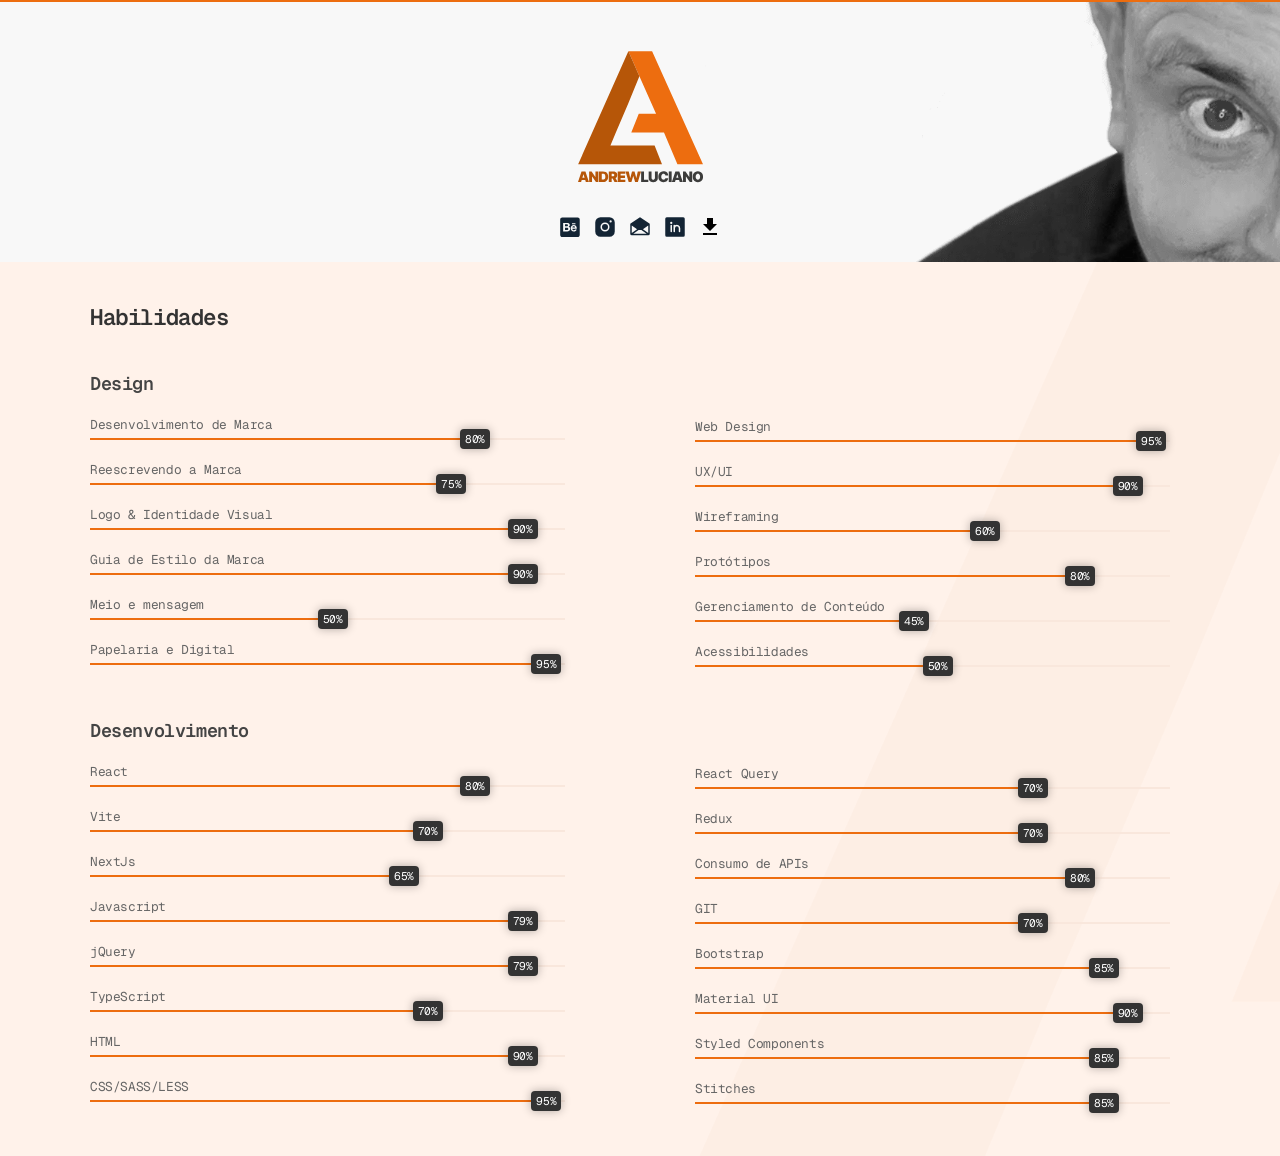
<file: index.html>
<!DOCTYPE html>
<html xmlns="http://www.w3.org/1999/xhtml">
<head>
    <meta charset="UTF-8" />
    <meta name="viewport" content="width=device-width, initial-scale=1">
    
    <link rel="icon" type="image/png" sizes="16x16" href="./imagens/favicon/favicon-16x16.png">
    
    <meta name="language" content="pt-BR">
    <meta name="robots" content="all">
    <meta name="author" content="Andrew">
    
    
    <meta name="description" content="Designer e Programador Front-End Freelancer, Criatividade Minimalista para o Seu Negócio, Apaixonado pelo designer sendo ele em qualquer area.">
    <meta name="keywords" content="Designer, Frontend (as vezes), freelancer, HTML, CSS, JavaScript, jQuery, React, TypeScript, styled Components, Stitches, MUI">
    
    <title>Andrew Luciano Designer Freelancer</title>

   <script src="js/jquery-3.7.1.min.js"></script>
   <script src="js/jquery-ui.min.js"></script>
   
   <script src="js/jquery.lazyload.min.js"></script>
   <script src="js/func.min.js"></script>

    <link rel="stylesheet" type="text/css" media="all" href="./css/estilo.css" />
    
    
    
    <!-- Google Tag Manager -->
    <script>(function(w,d,s,l,i){w[l]=w[l]||[];w[l].push({'gtm.start':
        new Date().getTime(),event:'gtm.js'});var f=d.getElementsByTagName(s)[0],
        j=d.createElement(s),dl=l!='dataLayer'?'&l='+l:'';j.async=true;j.src=
'https://www.googletagmanager.com/gtm.js?id='+i+dl;f.parentNode.insertBefore(j,f);
    })(window,document,'script','dataLayer','GTM-T4LRMN72');</script>
    <!-- End Google Tag Manager -->
    
</head>

<body>
    <div id="root">
        <section class="c-iUYKal">
            <!-- <div class="conteudo flexDirectionRow"> -->
            
                <div class="AreaTexto">
                    <a href="./">
                        <h1 alt="Logo Andrew Luciano Designer"  Title="Logo Andrew Luciano Designer">
                            <img src="./imagens/logo-andrew.svg" alt="Logo Andrew Luciano Designer" width="100"   Title="Logo Andrew Luciano Designer">
                        </h1>
                    </a>
                    <div class="imgEu euMobile">
                        <picture>
                            <img src="./imagens/eu-3-mobile.png" alt="Minha foto pessoal olhando fixamente para você!" title="Andrew Luciano">
                        </picture>
                    </div>  
                    <!-- <h2>Designer</h2>
                    <h3> Criatividade Minimalista</h3> -->
                    <!-- <p>
                        Apaixonado por design minimalista e desenvolvimento web. Trabalho com empresas de pequeno e médio porte para impulsionar sua marca online com soluções criativas e eficientes.
                    </p> -->
                    
<!--                     
                    <p><strong>Formação</strong><br />
                        <strong><span>2006 - Gestão em Marketing</span></strong></p> -->
                        <div class="c-eexxao areaLinks">
                            <a href="https://www.behance.net/andrewluciano" target="_blank" class="c-eIjXMj" title="Portfolio Behance andrewluciano" >
                                <svg width="40" height="40" fill="#132434" viewBox="-25 -25 500 550" xmlns="http://www.w3.org/2000/svg"><path d="M186.5 293c0 19.3-14 25.4-31.2 25.4h-45.1v-52.9h46c18.6.1 30.3 7.8 30.3 27.5zm-7.7-82.3c0-17.7-13.7-21.9-28.9-21.9h-39.6v44.8H153c15.1 0 25.8-6.6 25.8-22.9zm132.3 23.2c-18.3 0-30.5 11.4-31.7 29.7h62.2c-1.7-18.5-11.3-29.7-30.5-29.7zM448 80v352c0 26.5-21.5 48-48 48H48c-26.5 0-48-21.5-48-48V80c0-26.5 21.5-48 48-48h352c26.5 0 48 21.5 48 48zM271.7 185h77.8v-18.9h-77.8V185zm-43 110.3c0-24.1-11.4-44.9-35-51.6 17.2-8.2 26.2-17.7 26.2-37 0-38.2-28.5-47.5-61.4-47.5H68v192h93.1c34.9-.2 67.6-16.9 67.6-55.9zM380 280.5c0-41.1-24.1-75.4-67.6-75.4-42.4 0-71.1 31.8-71.1 73.6 0 43.3 27.3 73 71.1 73 33.2 0 54.7-14.9 65.1-46.8h-33.7c-3.7 11.9-18.6 18.1-30.2 18.1-22.4 0-34.1-13.1-34.1-35.3h100.2c.1-2.3.3-4.8.3-7.2z"/></svg>
                                <span>https://www.behance.net/andrewluciano</span>
                            </a>                                 
                            <a href="https://www.instagram.com/andrewlucianodesigner" target="_blank" title="Instagram andrewlucianodesigner" class="c-eIjXMj">
                                <svg xmlns="http://www.w3.org/2000/svg" width="40" height="40" fill="#132434" viewBox="0 0 256 256">
                                    <path d="M176,24H80A56.06,56.06,0,0,0,24,80v96a56.06,56.06,0,0,0,56,56h96a56.06,56.06,0,0,0,56-56V80A56.06,56.06,0,0,0,176,24ZM128,176a48,48,0,1,1,48-48A48.05,48.05,0,0,1,128,176Zm60-96a12,12,0,1,1,12-12A12,12,0,0,1,188,80Zm-28,48a32,32,0,1,1-32-32A32,32,0,0,1,160,128Z">
                                        
                                    </path>
                                </svg>
                                <span>https://www.instagram.com/andrewlucianodesigner</span>
                            </a>
                            
                            
                            <a href="mailto:andrew@andrewluciano.com.br?subject='Contato Via Site'" target="_blank" class="c-eIjXMj" title="Envie email para andrew@andrewluciano.com.br" >
                                <svg xmlns="http://www.w3.org/2000/svg" width="40" height="40" fill="#132434" viewBox="0 0 256 256">
                                    <path d="M228.44,89.34l-96-64a8,8,0,0,0-8.88,0l-96,64A8,8,0,0,0,24,96V200a16,16,0,0,0,16,16H216a16,16,0,0,0,16-16V96A8,8,0,0,0,228.44,89.34ZM96.72,152,40,192V111.53Zm16.37,8h29.82l56.63,40H56.46Zm46.19-8L216,111.53V192Z">
                                        
                                    </path>
                                </svg>
                                <span>andrew@andrewluciano.com.br</span>
                                
                            </a>
                            <a href="https://www.linkedin.com/in/andrew-luciano-69318522/" target="_blank" class="c-eIjXMj" title="Linkedin Andrew Luciano" >
                                <svg xmlns="http://www.w3.org/2000/svg" width="40" height="40" fill="#132434" viewBox="0 0 256 256">
                                    <path d="M216,24H40A16,16,0,0,0,24,40V216a16,16,0,0,0,16,16H216a16,16,0,0,0,16-16V40A16,16,0,0,0,216,24ZM96,176a8,8,0,0,1-16,0V112a8,8,0,0,1,16,0ZM88,96a12,12,0,1,1,12-12A12,12,0,0,1,88,96Zm96,80a8,8,0,0,1-16,0V140a20,20,0,0,0-40,0v36a8,8,0,0,1-16,0V112a8,8,0,0,1,15.79-1.78A36,36,0,0,1,184,140Z">
                                        
                                    </path>
                                </svg>
                                <span>https://www.linkedin.com/in/andrew-luciano-69318522</span>
                                
                            </a>      
                            <!-- <a href="https://x.com/andrewlsilva_" target="_blank" class="c-eIjXMj" title="X Andrew Luciano">
                                <svg xmlns="http://www.w3.org/2000/svg" fill="#132434" version="1.1" id="Layer_1" width="40" height="40" viewBox="-2 -2 28 28" style="enable-background:new 0 0 40 40;" xml:space="preserve">
                                    <g><polygon points="12.153992,10.729553 8.088684,5.041199 5.92041,5.041199 10.956299,12.087097 11.59021,12.97345    15.900635,19.009583 18.068909,19.009583 12.785217,11.615906  "/><path d="M21.15979,1H2.84021C1.823853,1,1,1.823853,1,2.84021v18.31958C1,22.176147,1.823853,23,2.84021,23h18.31958   C22.176147,23,23,22.176147,23,21.15979V2.84021C23,1.823853,22.176147,1,21.15979,1z M15.235352,20l-4.362549-6.213013   L5.411438,20H4l6.246887-7.104675L4,4h4.764648l4.130127,5.881958L18.06958,4h1.411377l-5.95697,6.775635L20,20H15.235352z"/></g>
                                </svg>
                                <span>https://x.com/andrewlsilva_</span>
                            </a> -->
                            <a href="./anexo/andrew-silva-fechado-2025.pdf" target="_blank" class="c-eIjXMj teste" title="Baixar Currículo">
<svg class="MuiSvgIcon-root MuiSvgIcon-fontSizeMedium css-1phnduy" focusable="false" aria-hidden="true" viewBox="0 0 24 24"><path d="M19 9h-4V3H9v6H5l7 7zM5 18v2h14v-2z"></path></svg>                                
                                <span>Baixar Currículo</span>
                            </a>

                        </div>
                        <!-- <p class="area_btn">
                            <a href="./anexo/andrew-silva-fechado-2025.pdf" title="Download do meu curriculo (PDF - 463kb)" target="_blank">
<svg class="MuiSvgIcon-root MuiSvgIcon-fontSizeMedium css-1phnduy" focusable="false" aria-hidden="true" viewBox="0 0 24 24"><path d="M19 9h-4V3H9v6H5l7 7zM5 18v2h14v-2z"></path></svg>                                
                            </a>
                        </p> -->

                        
                    </div> 
                    <div class="imgEu">
                        <picture>
                            <img src="./imagens/eu-3.png" alt="Andrew Luciano">
                        </picture>
                    </div>  
            
                
            </section>
            
            <section class="AreaExplicacoes">
                <div class="conteudo">
                    <h2 title="Habilidades" Alt="Habilidades">Habilidades</h2>
                    <div class="AreaExplicacoesArticles">
                        <article class="c-cyohNs">
                            <h3 class="c-juLNoq">Design</h3>
                            <ul>
                                <li>
                                    <h5>Desenvolvimento de Marca</h5> <h4>80%</h4>
                                    <div class="ProgressBar">
                                        <div class="bar _80"><h5>80%</h5></div>
                                    </div>
                                </li>
                                <li>
                                    <h5>Reescrevendo a Marca</h5> <h4>75%</h4>
                                    <div class="ProgressBar">
                                        <div class="bar _75"><h5>75%</h5></div>
                                    </div>
                                </li>
                                <li>
                                    <h5>Logo &amp; Identidade Visual</h5> <h4>90%</h4>
                                    <div class="ProgressBar">
                                        <div class="bar _90"><h5>90%</h5></div>
                                    </div>
                                </li>
                                <li>
                                    <h5>Guia de Estilo da Marca</h5> <h4>90%</h4>
                                    <div class="ProgressBar">
                                        <div class="bar _90"><h5>90%</h5></div>
                                    </div>
                                </li>
                                <li>
                                    <h5>Meio e mensagem</h5> <h4>50%</h4>
                                    <div class="ProgressBar">
                                        <div class="bar _50"><h5>50%</h5></div>
                                    </div>
                                </li>
                                <li>
                                    <h5>Papelaria e Digital</h5> <h4>95%</h4>
                                    <div class="ProgressBar">
                                        <div class="bar _95"><h5>95%</h5></div>
                                    </div>
                                </li>
                            </ul>
                        </article>
                        <article class="c-cyohNs c-cyohNs-iYLKhM-borda-sim paddingTop35">                                
                            <ul>
                                <li>
                                    <h5>Web Design</h5> <h4>95%</h4>
                                    <div class="ProgressBar">
                                        <div class="bar _95"><h5>95%</h5></div>
                                    </div>
                                </li>
                                <li>
                                    <h5>UX/UI</h5> <h4>90%</h4>
                                    <div class="ProgressBar">
                                        <div class="bar _90"><h5>90%</h5></div>
                                    </div>
                                </li>
                                <li>
                                    <h5>Wireframing</h5> <h4>60%</h4>
                                    <div class="ProgressBar">
                                        <div class="bar _60"><h5>60%</h5></div>
                                    </div>
                                </li>
                                <li>
                                    <h5>Protótipos</h5> <h4>80%</h4>
                                    <div class="ProgressBar">
                                        <div class="bar _80"><h5>80%</h5></div>
                                    </div>
                                </li>
                                <li>
                                    <h5>Gerenciamento de Conteúdo</h5> <h4>45%</h4>
                                    <div class="ProgressBar">
                                        <div class="bar _45"><h5>45%</h5></div>
                                    </div>
                                </li>
                                <li>
                                    <h5>Acessibilidades</h5> <h4>50%</h4>
                                    <div class="ProgressBar">
                                        <div class="bar _50"><h5>50%</h5></div>
                                    </div>
                                </li> 
                                
                            </ul>
                        </article>
                    </div>
                    <div class="AreaExplicacoesArticles">
                        <article class="c-cyohNs c-cyohNs-iYLKhM-borda-sim">
                            <h3 class="c-juLNoq">Desenvolvimento</h3>
                            <ul>
                                <li>
                                    <h5>React</h5> <h4>80%</h4>
                                    <div class="ProgressBar">
                                        <div class="bar _80"><h5>80%</h5></div>
                                    </div>
                                </li>
                                <li>
                                    <h5>Vite</h5> <h4>70%</h4>
                                    <div class="ProgressBar">
                                        <div class="bar _70"><h5>70%</h5></div>
                                    </div>
                                </li>
                                <li>
                                    <h5>NextJs</h5> <h4>65%</h4>
                                    <div class="ProgressBar">
                                        <div class="bar _65"><h5>65%</h5></div>
                                    </div>
                                </li>
                                <li>
                                    <h5>Javascript</h5> <h4>90%</h4>
                                    <div class="ProgressBar">
                                        <div class="bar _90"><h5>79%</h5></div>
                                    </div>
                                </li>
                                <li>
                                    <h5>jQuery</h5> <h4>90%</h4>
                                    <div class="ProgressBar">
                                        <div class="bar _90"><h5>79%</h5></div>
                                    </div>
                                </li>
                                <li>
                                    <h5>TypeScript</h5> <h4>70%</h4>
                                    <div class="ProgressBar">
                                        <div class="bar _70"><h5>70%</h5></div>
                                    </div>
                                </li>
                                <li>
                                    <h5>HTML</h5> <h4>90%</h4>
                                    <div class="ProgressBar">
                                        <div class="bar _90"><h5>90%</h5></div>
                                    </div>
                                </li>
                                <li>
                                    <h5>CSS/SASS/LESS</h5> <h4>95%</h4>
                                    <div class="ProgressBar">
                                        <div class="bar _95"><h5>95%</h5></div>
                                    </div>
                                </li>
                            </ul>
                        </article>
                        <article class="c-cyohNs c-cyohNs-iYLKhM-borda-sim paddingTop35">
                            
                            <ul>
                                <li>
                                    <h5>React Query</h5> <h4>70%</h4>
                                    <div class="ProgressBar">
                                        <div class="bar _70"><h5>70%</h5></div>
                                    </div>
                                </li>
                                <li>
                                    <h5>Redux</h5> <h4>70%</h4>
                                    <div class="ProgressBar">
                                        <div class="bar _70"><h5>70%</h5></div>
                                    </div>
                                </li>
                                <li>
                                    <h5>Consumo de APIs</h5> <h4>80%</h4>
                                    <div class="ProgressBar">
                                        <div class="bar _80"><h5>80%</h5></div>
                                    </div>
                                </li>
                                <li>
                                    <h5>GIT</h5> <h4>70%</h4>
                                    <div class="ProgressBar">
                                        <div class="bar _70"><h5>70%</h5></div>
                                    </div>
                                </li>
                                <li>
                                    <h5>Bootstrap</h5> <h4>85%</h4>
                                    <div class="ProgressBar">
                                        <div class="bar _85"><h5>85%</h5></div>
                                    </div>
                                </li>
                                <li>
                                    <h5>Material UI</h5> <h4>90%</h4>
                                    <div class="ProgressBar">
                                        <div class="bar _90"><h5>90%</h5></div>
                                    </div>
                                </li>
                                <li>
                                    <h5>Styled Components</h5> <h4>85%</h4>
                                    <div class="ProgressBar">
                                        <div class="bar _85"><h5>85%</h5></div>
                                    </div>
                                </li>
                                <li>
                                    <h5>Stitches</h5> <h4>85%</h4>
                                    <div class="ProgressBar">
                                        <div class="bar _85"><h5>85%</h5></div>
                                    </div>
                                </li>
                            </ul>
                        </article>
                    </div>
                </div>
            </section>
            
                 
        <footer class="AreaRodape">
            <div class="conteudo">
                <img border="0" src="./imagens/logo-andrew-2.svg" class="c-hIcEfO"  alt="Logo ALuciano Designer em preto e branco"  Title="Logo ALuciano Designer em preto e branco">
                <!-- <p class="c-cKSlgL">@ 2023</p> -->
                
                <div class="areaInfo">
                    <div class="areaLinks">
                        <a href="https://www.behance.net/andrewluciano" target="_blank" class="c-eIjXMj" title="Portfolio Behance andrewluciano" >
                            <svg width="40" height="40" fill="#132434" viewBox="-25 -25 500 550" xmlns="http://www.w3.org/2000/svg">
                                <path d="M186.5 293c0 19.3-14 25.4-31.2 25.4h-45.1v-52.9h46c18.6.1 30.3 7.8 30.3 27.5zm-7.7-82.3c0-17.7-13.7-21.9-28.9-21.9h-39.6v44.8H153c15.1 0 25.8-6.6 25.8-22.9zm132.3 23.2c-18.3 0-30.5 11.4-31.7 29.7h62.2c-1.7-18.5-11.3-29.7-30.5-29.7zM448 80v352c0 26.5-21.5 48-48 48H48c-26.5 0-48-21.5-48-48V80c0-26.5 21.5-48 48-48h352c26.5 0 48 21.5 48 48zM271.7 185h77.8v-18.9h-77.8V185zm-43 110.3c0-24.1-11.4-44.9-35-51.6 17.2-8.2 26.2-17.7 26.2-37 0-38.2-28.5-47.5-61.4-47.5H68v192h93.1c34.9-.2 67.6-16.9 67.6-55.9zM380 280.5c0-41.1-24.1-75.4-67.6-75.4-42.4 0-71.1 31.8-71.1 73.6 0 43.3 27.3 73 71.1 73 33.2 0 54.7-14.9 65.1-46.8h-33.7c-3.7 11.9-18.6 18.1-30.2 18.1-22.4 0-34.1-13.1-34.1-35.3h100.2c.1-2.3.3-4.8.3-7.2z"></path>
                            </svg>
                            <span>https://www.behance.net/andrewluciano</span>
                        </a>                          
                        <a href="https://www.instagram.com/andrewlucianodesigner" target="_blank" title="Instagram andrewlucianodesigner" class="c-eIjXMj">
                            <svg xmlns="http://www.w3.org/2000/svg" width="40" height="40" fill="#132434" viewBox="0 0 256 256">
                                <path d="M176,24H80A56.06,56.06,0,0,0,24,80v96a56.06,56.06,0,0,0,56,56h96a56.06,56.06,0,0,0,56-56V80A56.06,56.06,0,0,0,176,24ZM128,176a48,48,0,1,1,48-48A48.05,48.05,0,0,1,128,176Zm60-96a12,12,0,1,1,12-12A12,12,0,0,1,188,80Zm-28,48a32,32,0,1,1-32-32A32,32,0,0,1,160,128Z">
                                    
                                </path>
                            </svg>
                            <span>https://www.instagram.com/andrewlucianodesigner</span>
                        </a>
                        
                        
                        <a href="mailto:andrew@andrewluciano.com.br?subject='Contato Via Site'" target="_blank" class="c-eIjXMj" title="Envie email para andrew@andrewluciano.com.br" >
                            <svg xmlns="http://www.w3.org/2000/svg" width="40" height="40" fill="#132434" viewBox="0 0 256 256">
                                <path d="M228.44,89.34l-96-64a8,8,0,0,0-8.88,0l-96,64A8,8,0,0,0,24,96V200a16,16,0,0,0,16,16H216a16,16,0,0,0,16-16V96A8,8,0,0,0,228.44,89.34ZM96.72,152,40,192V111.53Zm16.37,8h29.82l56.63,40H56.46Zm46.19-8L216,111.53V192Z">
                                    
                                </path>
                            </svg>
                            <span>andrew@andrewluciano.com.br</span>
                            
                        </a>
                        <a href="https://www.linkedin.com/in/andrew-luciano-69318522/" target="_blank" class="c-eIjXMj" title="Linkedin Andrew Luciano" >
                            <svg xmlns="http://www.w3.org/2000/svg" width="40" height="40" fill="#132434" viewBox="0 0 256 256">
                                <path d="M216,24H40A16,16,0,0,0,24,40V216a16,16,0,0,0,16,16H216a16,16,0,0,0,16-16V40A16,16,0,0,0,216,24ZM96,176a8,8,0,0,1-16,0V112a8,8,0,0,1,16,0ZM88,96a12,12,0,1,1,12-12A12,12,0,0,1,88,96Zm96,80a8,8,0,0,1-16,0V140a20,20,0,0,0-40,0v36a8,8,0,0,1-16,0V112a8,8,0,0,1,15.79-1.78A36,36,0,0,1,184,140Z">
                                    
                                </path>
                            </svg>
                            <span>https://www.linkedin.com/in/andrew-luciano-69318522</span>
                            
                        </a>       
                        <a href="https://x.com/andrewlsilva_" target="_blank" class="c-eIjXMj" title="X Andrew Luciano">
                            <svg xmlns="http://www.w3.org/2000/svg" fill="#132434" version="1.1" id="Layer_1" width="40" height="40" viewBox="-2 -2 28 28" style="enable-background:new 0 0 40 40;" xml:space="preserve">
                                <g><polygon points="12.153992,10.729553 8.088684,5.041199 5.92041,5.041199 10.956299,12.087097 11.59021,12.97345    15.900635,19.009583 18.068909,19.009583 12.785217,11.615906  "/><path d="M21.15979,1H2.84021C1.823853,1,1,1.823853,1,2.84021v18.31958C1,22.176147,1.823853,23,2.84021,23h18.31958   C22.176147,23,23,22.176147,23,21.15979V2.84021C23,1.823853,22.176147,1,21.15979,1z M15.235352,20l-4.362549-6.213013   L5.411438,20H4l6.246887-7.104675L4,4h4.764648l4.130127,5.881958L18.06958,4h1.411377l-5.95697,6.775635L20,20H15.235352z"/></g>
                            </svg>
                            <span>https://x.com/andrewlsilva_</span>
                        </a>     
                    </div>
                    <!-- <div class="areaInfoTexto">
                        <p>@2026</p>
                    </div> -->
                </div>
                
            </div>
            
        </footer>
        
    </div>
    
    <noscript><iframe src="https://www.googletagmanager.com/ns.html?id=GTM-T4LRMN72"
        height="0" width="0" style="display:none;visibility:hidden"></iframe></noscript>
        
    </body>
    </html>
</file>
<file: css/estilo.css>
@import url('https://fonts.googleapis.com/css2?family=Inter:ital,opsz,wght@0,14..32,100..900;1,14..32,100..900&display=swap');
@import url('https://fonts.googleapis.com/css2?family=Geist+Mono:ital,wght@0,100..900;1,100..900&display=swap');

.geist-mono-<uniquifier> {
  font-family: "Geist Mono", monospace;
  font-optical-sizing: auto;
  font-weight: <weight>;
  font-style: normal;
}

#root {
  margin: 0px auto;
  display: flex;
  align-items: center;
  justify-content: center;
  flex-direction: column;
  width: 100%;
  margin: 0px;
  padding: 0px;
  min-width: 100%;
  height: 100%;
  /* max-width: 1200px; */;
}
a {
  transition: all 0.2s ease-in-out;
  color: #ed6d0f;
}
a:focus {
  transition: all 0.2s ease-in-out;
  color: #ed6d0f;
}
strong span {
  color: #ed6d0f;
}
/* boxShadow:'0px 0px 5px rgba(4,15,20,0.9)'
040f14 */
a {
  font-weight: 500;
  text-decoration: inherit;
  transition: all 0.2s ease-in-out;
}
a:hover {
  color: #fff;
}
html,
section {
  padding: 0;
  margin: 0px;
}
.conteudo {
  position: relative;
  max-width: 1100px;
  width: 100%;
  box-sizing: border-box;
  margin:auto;
  /* padding: 30px 50px; */
}
@media (max-width: 700px) {
  .conteudo {
    padding: 30px 20px;
  }
}
body {
  /* background-color: #110f10; */
  /* background-color: #f8f8f8; */
  background-color: #fff2ea;
  font-family: "Inter", sans-serif;
  margin: 0;
  min-width: 320px;
  min-height: 99vh;
  padding: 0px;
  background-position: top center;
  background-repeat: no-repeat;
  background-size: contain;
  position: relative;
  border-top: 2px solid #ed6d0f;
  /* background:#f8f8f8; */

  padding:0;
  display:flex;
  align-items:center;
  justify-content:center;
}
.area_btn {
  /* padding: 20px 0px; */
  border:1px solid red
}
.area_btn .btn_vejamais,
.area_btn a {
  display:flex;
  background-color: #fff;
  box-sizing: border-box;
  /* padding: 10px 15px; */
  border-radius: 2px;
  margin: 10px 0px;
  color: #fff;
  box-shadow: 0px 2px 5px rgba(0, 0, 0, 0.4);
  font-weight: 400;
  font-size:0.75rem;
  text-shadow: 0px 0px 1px rgba(0,0,0,0.55);
  text-transform: uppercase;
	background: linear-gradient(-45deg, #ed6d0f, #c0570c, #f38a3f, #ed6d0f);
	animation: gradient 15s ease infinite;
  width:25px;
}
.area_btn a:focus{
	background: linear-gradient(-45deg, #cf0fed, #13adc1, #6a0863, #ed6d0f);
	background-size: 400% 400%;

	animation: gradient 15s ease infinite;

}

@keyframes gradient {
	0% {
		background-position: 0% 50%;
	}
	50% {
		background-position: 100% 50%;
	}
	100% {
		background-position: 0% 50%;
	}
}
.area_btn .btn_vejamais:hover,
.area_btn a:hover {
  background-color: #132434;
  font-weight: 300;
}

button {
  border-radius: 8px;
  border: 1px solid transparent;
  padding: 0.6em 1.2em;
  font-size: 1em;
  font-weight: 500;
  font-family: inherit;
  background-color: #1a1a1a;
  cursor: pointer;
  transition: border-color 0.25s;
}
button:hover {
  border-color: #646cff;
}
button:focus,
button:focus-visible {
  outline: 4px auto -webkit-focus-ring-color;
}
@media (prefers-color-scheme: light) {
  :root {
    color: #213547;
    background-color: #ffffff;
  }
  a:hover {
    color: #747bff;
  }
  button {
    background-color: #f9f9f9;
  }
}
::selection {
  background-color: #ed6d0f;
  color: #fff;
}

.AreaExplicacoes {

  background-repeat: no-repeat;
  background-position: center center;
  position: relative;
  transition: all 0.2s ease-in-out 0s;
  align-items: center;
  flex-direction: column;
  /* display: none; */
  justify-content: center;
  width: 100%;
  overflow: hidden;
  height: auto;
  text-align: left;
  box-sizing: border-box;
  padding: 10px 0px 10px 0px;
  padding: 40px 20px;
  margin: 0px;
  animation: 200ms ease 0s 1 normal none running k-kjpeXv;
  gap: 20px;
  background-color: #fff2ea;
  /* box-shadow: inset 0px 0px 5px rgba(0, 0, 0, 0.4); */

}

.AreaExplicacoes:before{
  content:'';
  position: absolute;
  top: 50%;
  right: -80%;
  transform: translate(0%,-50%);
  width: 150%;
  height: 150%;
  background-image:url('../imagens/logo-andrew-2.svg');
  background-repeat:no-repeat;
  background-position: center center;
  opacity: 0.02;
}

@media (max-width: 500px) {
  .AreaExplicacoes:before{
    top: 90%;
  }
}

.AreaExplicacoes h2 {
  margin-bottom: 20px;
  font-family: "Geist Mono";

}
@media (max-width: 500px) {
  .AreaExplicacoes {
    flex-direction: row;
    padding: 10px 0px 10px 0px;
  }
}
.AreaExplicacoes .conteudo {
  justify-content: space-between;
}
@media (max-width: 500px) {
  .AreaExplicacoes .conteudo {
    align-items: center;
    border-radius: 100%;
    display: flex;
    justify-content: center;
    flex-direction: column;
  }
}
.AreaExplicacoes article {
  border-radius: 5px;
  padding: 20px;
  position: relative;
  line-height: 1.8rem;
  color: #efefef;
  color: #444;
  display: flex;
  height: auto;
  flex-direction: column;
  margin: 20px 0px 0px 0px;
  padding: 0px;
  width: 45%;
}
.AreaExplicacoes article ul {
  padding: 0px;
  margin: 0px;
}
.AreaExplicacoes article ul li {
  position: relative;
  display: flex;
  list-style: none;
  box-sizing: border-box;
  justify-content: space-between;
  flex-wrap: wrap;
  line-height: 1rem;
  padding: 10px 20px 10px 0;
  margin: 2px 0px;
  color:#666;

}
.AreaExplicacoes article ul li:before {
  display: none;
  content: '';
  position: absolute;
  top: 50%;
  transform: translateY(-50%);
  width: 100%;
  height: 0.1px;
  background-color: #132434;
  z-index: 0;
}
.AreaExplicacoes article ul li h5 {
  z-index: 9;
  box-sizing: border-box;
  padding: 0px 5px 0px 0px;
  margin:0px;
  font-weight: 400;
  font-family: "Geist Mono";
  letter-spacing: -0.4px;

  font-size:0.8rem;
}
.AreaExplicacoes article ul li h4 {
  font-family: "Geist Mono";

  z-index: 9;
  font-weight: bold;
  color: #ed6d0f;
  display: none;
  font-size: 1rem;
  box-sizing: border-box;
  padding: 0px 0px 0px 5px;
  margin: 0px;
  background-color: #fff2ea;
}
@media (max-width: 700px) {
  .AreaExplicacoes article ul {
    margin: 0px 0 50px 0;
    width: 100%;
  }
}
@media (max-width: 700px) {
  .AreaExplicacoes article {
    margin: 0px 0px 0px 0px;
    width: 100%;
  }
  .AreaExplicacoes article:nth-of-type(1) ul {
    margin: 0 0 0 0;
  }
  .AreaExplicacoes article:nth-of-type(2) {
    margin: 0px;
    padding: 0px;
  }
  .AreaExplicacoes article:nth-of-type(2) h3 {
    display: none;
  }
}
.c-juLNoq {
  padding: 0px;
  margin: 0px 0px 10px;
  font-size: 1.4rem;
}
h2 {
  transition: all 0.2s ease-in-out 0s;
  font-family: "Inter", sans-serif;
  font-family: "Geist Mono";
  letter-spacing: -0.4px;
  color: #ed6d0f;
  color:#333;

  z-index: 99;
  left: 0px;
  margin: 0px 0px 10px 0px;
  padding:0px;
  line-height: initial;
  letter-spacing: -0.4px;
  font-size: 1.4rem;
  box-sizing: border-box;
  font-weight: 600;
}
h3 {
  
  transition: all 0.2s ease-in-out 0s;
  font-family: "Inter", sans-serif;
  font-family: "Geist Mono";
  letter-spacing: -0.4px;

  color: #444;
  z-index: 99;
  left: 0px;
  margin: 0px;
  padding:0px;
  line-height: initial;
  font-size: 1.15rem !important;
  font-weight:600 !important;
  box-sizing: border-box;
}
.AreaExplicacoesArticles {
  display: flex;
  height: auto;
  align-items: flex-start;
  flex-direction: row;
  z-index: 99;
  justify-content: space-between;
  /* border:1px solid #ed6d0f */
  width:100%;
}
.AreaExplicacoesArticles:nth-of-type(2) {
  margin-top: 20px;
}
@media (max-width: 700px) {
  .AreaExplicacoesArticles {
    flex-direction: column;
    width: 100%;
  }
}
/* .c-juLNoq {
  padding: 0px;
  margin: 0px 0px 10px;
  font-size: 1.15rem;
  font-weight: 500;
  color:#222;
  border:1px solid red;
} */

h1 {
  /* background-image: url(../imagens/logo-andrew.svg); */
  transition: all 0.2s ease-in-out 0s;background-repeat: no-repeat;
  /* background-position: center center;
  background-size: contain; */
  width: 125px;
  /* filter: brightness(0%) invert(100%); */
  
  height: 150px;
  box-sizing: border-box;
  
}
h1 img{
  width: 125px;
  height: 150px;
  
}
@media (max-width: 500px) {
  .h1 {
    width: 100%;
  }
}
p {
  display: block;
  margin-block-start: 1em;
  margin-block-end: 1em;
  margin-inline-start: 0px;
  margin-inline-end: 0px;
  unicode-bidi: isolate;
}
.c-iUYKal {
  position: relative;
  background-position: calc(50vw * -0.5) top;
  background-size: auto 100%;
  background-repeat: no-repeat;
  transition: all 0.2s ease-in-out 0s;
  display: flex;
  justify-content: center;
  align-items: center;
  flex-direction: column;
  width: 100%;
  height: auto;
  text-align: left;
  box-sizing: border-box;
  padding: 0px 0px;
  /* transform: translateX(50%); */
  margin: 0px 0px 0px;
  flex-wrap: wrap;
  background-color: #f8f8f8;
  /* box-shadow:0px 0px 10px rgba(0,0,0,0.15) */
}
.c-iUYKal:before {
  position: absolute;
  top:0px;
  right:0px;
  background-image: url('../imagens/perfil-andrew.png');
  background-repeat: no-repeat;
  background-position: 55vw center;
  background-size: cover;
  width: 100%;
  height:100%;
    /* display:none !important; */
  content:'';
  filter:grayscale(1)
}
@media (max-width: 850px) {
  .c-iUYKal {
    /* transform: translateX(0%); */
    width: 100vw;
    height: 100%;
    background-size: cover;
    background-position: center top;
    /* padding: 20px 50px 50px 50px; */
    padding: 0;
  }
  .c-iUYKal:before {
    background-position: 35vw center;
    width:100% !important;
    height:100% !important;
    padding:0;
  }
  .imgEu, .euMobile{
    display:none !important;
  }
  .AreaTexto{
    box-shadow: 0;
  }
  
}
@media (max-width: 500px) {
  .c-iUYKal {
    box-sizing: border-box;
    /* padding: 20px 10px 50px 10px; */
    height: auto;
  }
  .c-iUYKal:before {
    display:none !important;
  }
  .c-iUYKal .conteudo {
    padding: 0px;
    flex-direction: column !important;
  }
  .AreaTexto{
    box-shadow: 0;
  }
}
@media (max-width: 850px) {
  .c-iUYKal::before {
    content: '';
    display: flex;
    position: absolute;
    top: 50%;
    left: 50%;
    width: 95vw;
    transform: translate(-50%, -50%);
    height: 95%;
    background-color: rgba(255, 255, 255, 0.75);
    z-index: 0;
  }
}
.imgEu {
  position:relative;
  display: flex;
  align-items: center;
  max-width: 40%;
  width: 40%;

  /* filter: grayscale(1); */
}
.imgEu img {
  display: none;
  position:relative;
  width: 70%;
  border-radius: 100%;
  box-shadow:0 10px 3px rgba(0,0,0,0.15);
  /* box-shadow:inset 0px 0px 10px 10px rgba(0,0,0.1) */
}

@media (max-width: 500px) {
  .imgEu {
    display: none;
  }
  .euMobile {
    display: block;
    box-sizing: border-box;
    max-width: auto !important;
    width: auto !important;
    
    margin-bottom:30px !important;
    height:200px !important;
    background-image:url('../imagens/eu-3-mobile.png');
    background-size: cover;
    background-position: center;
    background-repeat: no-repeat;
  }
  .euMobile img{
    border-radius: 0;
    display: none;

    max-width: auto !important;
    width: auto !important;
    height:200px !important;
    

  }
}
.AreaTexto {
  position: relative;
  z-index: 9;
  flex: 1;
  /* padding: 0px 5vw 0 0; */
  padding:20px 0px;
  max-width: 100%;
  width: 100%;
  display: flex;
  flex-direction: column;
  align-items: center;
  justify-content: center;
  /* background-color:#fff; */
  /* border-radius:10px; */  

}
.AreaTexto .euMobile {
  display: none;
}
.AreaTexto p {
  color: #444;
  line-height: 1.8rem;
}
@media (max-width: 500px) {
  /* .AreaTexto {
    width: 100%;
    max-width: 100%;
    padding: 0px;
  }
  .AreaTexto h1 {
    order: 1;
    margin: 0px auto;
  }
  .AreaTexto .euMobile {
    display: block !important;
    margin: 10px auto 0px auto;
    padding: 0px;
    width: 150px;
    max-width: initial;
    height: 150px;
    text-align: center;
  }
  .AreaTexto .euMobile img {
    width: 150px;
    height: 150px;
  } */
}
.flexDirectionRow {
  display: flex;
  flex-direction: row;
}
.c-eexxao {
  display: flex;
  gap: 20px;
}

.sizeSm {
  font-size: 0.75rem !important;
}
.italic {
  font-style: italic;
}
#container {
  color: #fff;
}

.displayNone {
  visibility: hidden;
  display: none;
}

.ProgressBar {
  position: relative;
  width: 100%;
  /* border: 1px solid #ed6d0f; */
  background-color: #f9e7dc;
  border-radius: 0px;
  height: 2px;

  margin-top: 5px;
  transition: all 0.2s ease-in-out;
  /* box-shadow: inset 0px -1px 2px rgba(0, 0, 0, 0.1); */
}
.ProgressBar .bar {
  position: relative;
  height: 2px;
  background-color: #ed6d0f;
  /* transition: all 0.2s ease-in-out; */
  border-radius: 0 2px 2px 0;
  border-radius:0px;
  
  width: 0%;
}
.ProgressBar .bar._20 {
  --width: 20%;
  animation: test 2s ease-in-out;
  animation-fill-mode: forwards;
}
.ProgressBar .bar._25 {
  --width: 25%;
  animation: test 2s ease-in-out;
  animation-fill-mode: forwards;
}
.ProgressBar .bar._30 {
  --width: 30%;
  animation: test 2s ease-in-out;
  animation-fill-mode: forwards;
}
.ProgressBar .bar._40 {
  --width: 40%;
  animation: test 2s ease-in-out;
  animation-fill-mode: forwards;
}
.ProgressBar .bar._45 {
  --width: 45%;
  animation: test 2s ease-in-out;
  animation-fill-mode: forwards;
}
.ProgressBar .bar._50 {
  --width: 50%;
  animation: test 2s ease-in-out;
  animation-fill-mode: forwards;
}
.ProgressBar .bar._55 {
  --width: 55%;
  animation: test 2s ease-in-out;
  animation-fill-mode: forwards;
}
.ProgressBar .bar._60 {
  --width: 60%;
  animation: test 2s ease-in-out;
  animation-fill-mode: forwards;
}
.ProgressBar .bar._65 {
  --width: 65%;
  animation: test 2s ease-in-out;
  animation-fill-mode: forwards;
}
.ProgressBar .bar._70 {
  --width: 70%;
  animation: test 2s ease-in-out;
  animation-fill-mode: forwards;
}
.ProgressBar .bar._75 {
  --width: 75%;
  animation: test 2s ease-in-out;
  animation-fill-mode: forwards;
}
.ProgressBar .bar._80 {
  --width: 80%;
  animation: test 2s ease-in-out;
  animation-fill-mode: forwards;
}
.ProgressBar .bar._85 {
  --width: 85%;
  animation: test 2s ease-in-out;
  animation-fill-mode: forwards;
}
.ProgressBar .bar._90 {
  --width: 90%;
  animation: test 2s ease-in-out;
  animation-fill-mode: forwards;
}
.ProgressBar .bar._95 {
  --width: 95%;
  animation: test 2s ease-in-out;
  animation-fill-mode: forwards;
}
.ProgressBar .bar._100 {
  --width: 100%;
  animation: test 2s ease-in-out;
  animation-fill-mode: forwards;
}

@keyframes test{
    from{
         width: 0%;
    }
    to{
        width: var(--width);
    }
}

.ProgressBar .bar h5 {
  position: absolute;
  top: 50%;
  transform: translateY(-50%);
  right: -20px;
  font-size: 0.7rem;
  background-color: #333;
  color: #fff;
  box-sizing: border-box;
  padding: 2px 5px !important;
  border-radius: 4px;
  box-shadow: 0px 0px 10px rgba(0, 0, 0, 0.3);
  transition: all 0.2s ease-in-out;
  margin:0px;
}
.ProgressBar:hover span {
  transform: scale(1.22) translateY(-40%);
}



.areaLinks{
  display: flex;
  flex-direction: row;
  align-items:flex-start;
  gap:5px;
  
}
.areaLinks a{
  display: flex;
  gap:10px;
  justify-content:center;
  align-items:center;
  font-size:0.8rem;
  transition: all 0.2s ease-in-out;
  transform:scale(0.8);
}
.areaLinks a span{
  display: none;
}
.areaLinks a:hover{
  	
  color:#110f10;
	animation: gradient 15s ease infinite;
  /* transform:scale(1); */

}
.areaLinks a svg{
  transition: all 0.2s ease-in-out;
}
.areaLinks a:hover svg{
  
  opacity: 1;
  fill:#ed6d0f;
}
.areaLinks a svg{
  width:30px;
  height:30px;
}



.AreaRodape {
  position: relative;
  box-sizing: border-box;
  padding: 20px 10px;
  display: none;
  justify-content: center;
  flex-direction: column;
  text-align: center;
  width: 100%;
  box-shadow:0px 0px 10px rgba(0,0,0,0.15);
}
.AreaRodape .conteudo {
  display: flex;
  flex-direction: row;
  z-index: 999;
  align-items: center;
  justify-content: center;
  gap: 10px;
  text-align: center;
  margin: 0 auto;
  max-width: 500px;
  @media (max-width: 500px) {
  flex-direction: column;
    
  }
}
.AreaRodape .conteudo img {
  filter: grayscale(1);
}
.AreaRodape .areaInfo {
  display: flex;
  flex-direction: column;
  align-items: center;
  justify-content: center;
  
}
.AreaRodape .areaLinks {
  display: flex;
  gap: 5px;
  
  
  
}
.AreaRodape .areaInfoTexto{
  display: flex;
  width: 100%;
  justify-content: flex-start;
  

}
.AreaRodape .areaInfoTexto p{
  color: #444;
  margin:0px;
  box-sizing: border-box;
  padding:0px 0px 0px 4px;
  font-size: 0.65rem;
  text-align: left;
  
}
.AreaRodape .areaLinks a {
  filter: grayscale(1) !important;
  width: 25px;
  transition: all 0.2s ease-in-out;
  transform:scale(0.7)

}
.AreaRodape .areaLinks svg {
  opacity: 0.6;
  transition: all 0.2s ease-in-out;
  max-height:40px;
}

.AreaRodape .areaLinks a:hover {
  filter: grayscale(0) !important;
}


.AreaRodape .areaLinks a:hover svg{
  opacity: 1;
  fill:#ed6d0f;
}
.AreaRodape::before {
  position: absolute;
  width: 20%;
  max-width: 250px;
  height: 1px;
  /* border-top: 1px dashed #ccc; */
  top: 0px;
  left: 50%;
  transform: translateX(-50%);
  content: '';
  display: flex;
  z-index: 9;
}
.AreaRodape img {
  width: 60px;
  height: 60px;
  position: relative;
}



.ui-tooltip, .arrow:after {
    background: black;
    /* border: 2px solid white; */
  }
  .ui-tooltip {
    position:absolute;
    padding: 10px 20px;
    color: white;
    border-radius:0px;
    font-size:11px;
    /* text-transform: uppercase; */
    /* box-shadow: 0 0 7px black; */
    display:flex;
    justify-content: center;
    align-items: center;
    z-index:9999;
    text-align: center !important;
  }
  .ui-tooltip-content{
    text-align:center;
  }
  .arrow {
    width: 70px;
    height: 16px;
    overflow: hidden;
    position: absolute;
    left: 50%;
    margin-left: -35px;
    bottom: -16px;
  }
  .arrow.top {
    top: -16px;
    bottom: auto;
  }
  .arrow.left {
    left: 20%;
  }
  .arrow:after {
    content: "";
    position: absolute;
    left: 20px;
    top: -20px;
    width: 25px;
    height: 25px;
    box-shadow: 6px 5px 9px -9px black;
    transform: rotate(45deg);
  }
  .arrow.top:after {
    bottom: -20px;
    top: auto;
  }

  .ui-helper-hidden-accessible{
    display: none;
  }

  .paddingTop35{
    padding-top:35px !important;
  }

  @media (max-width: 500px) {
    .paddingTop35{
      padding-top:initial !important;
    }
  }

@media (max-width: 700px) {
    .paddingTop35{
      padding-top:initial !important;
    }
  }
</file>
